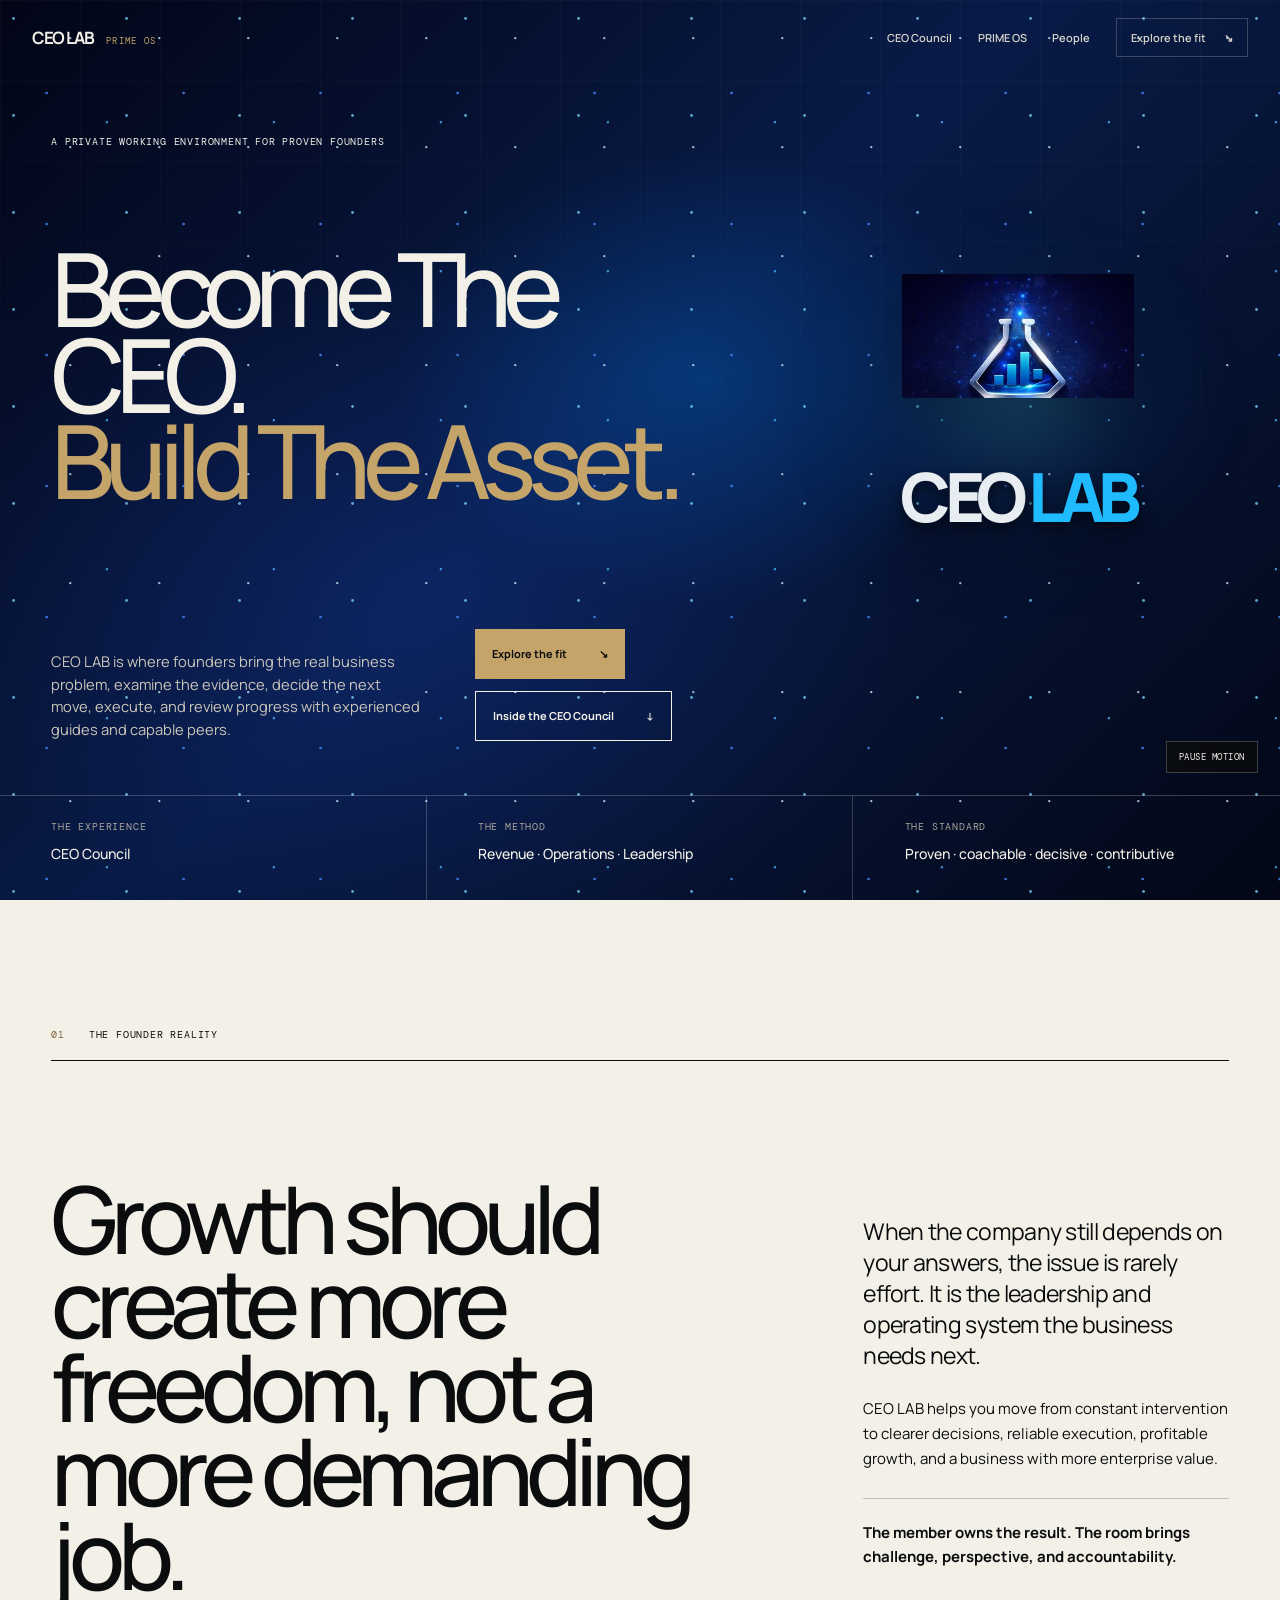
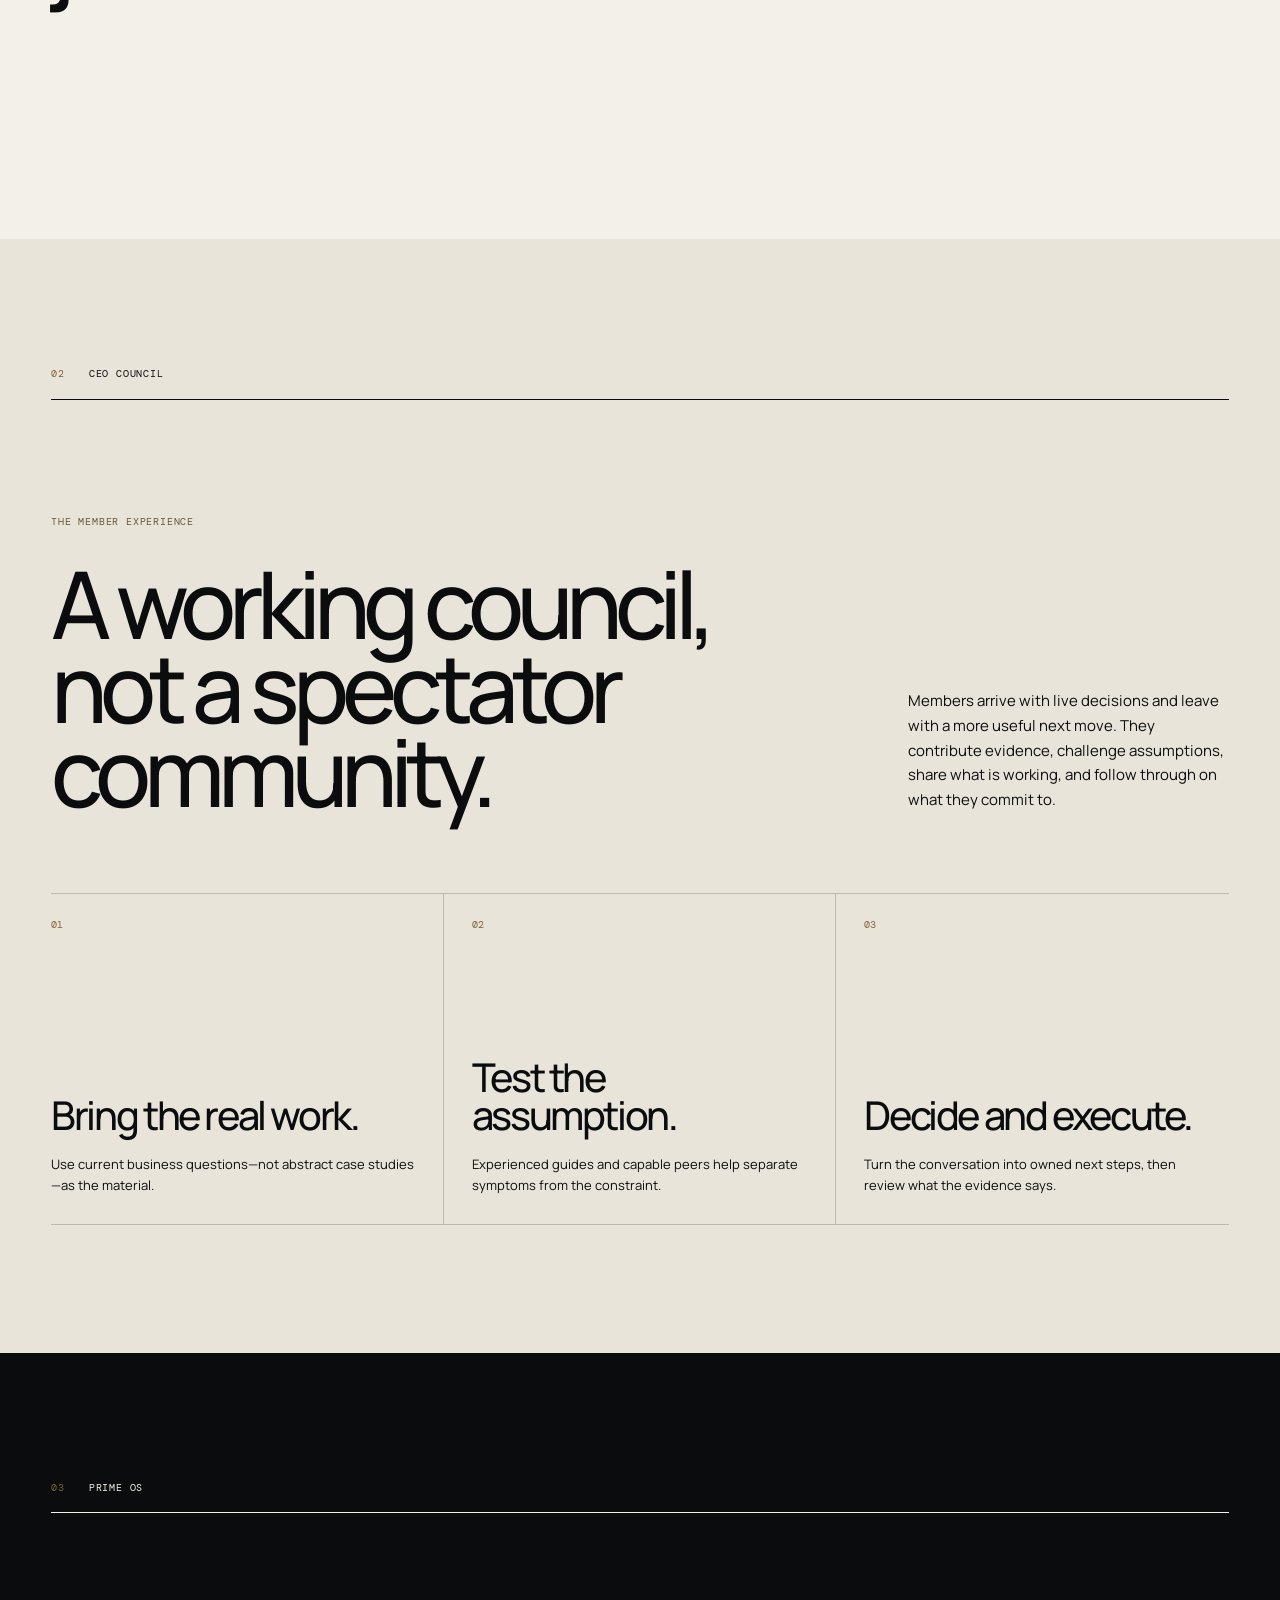
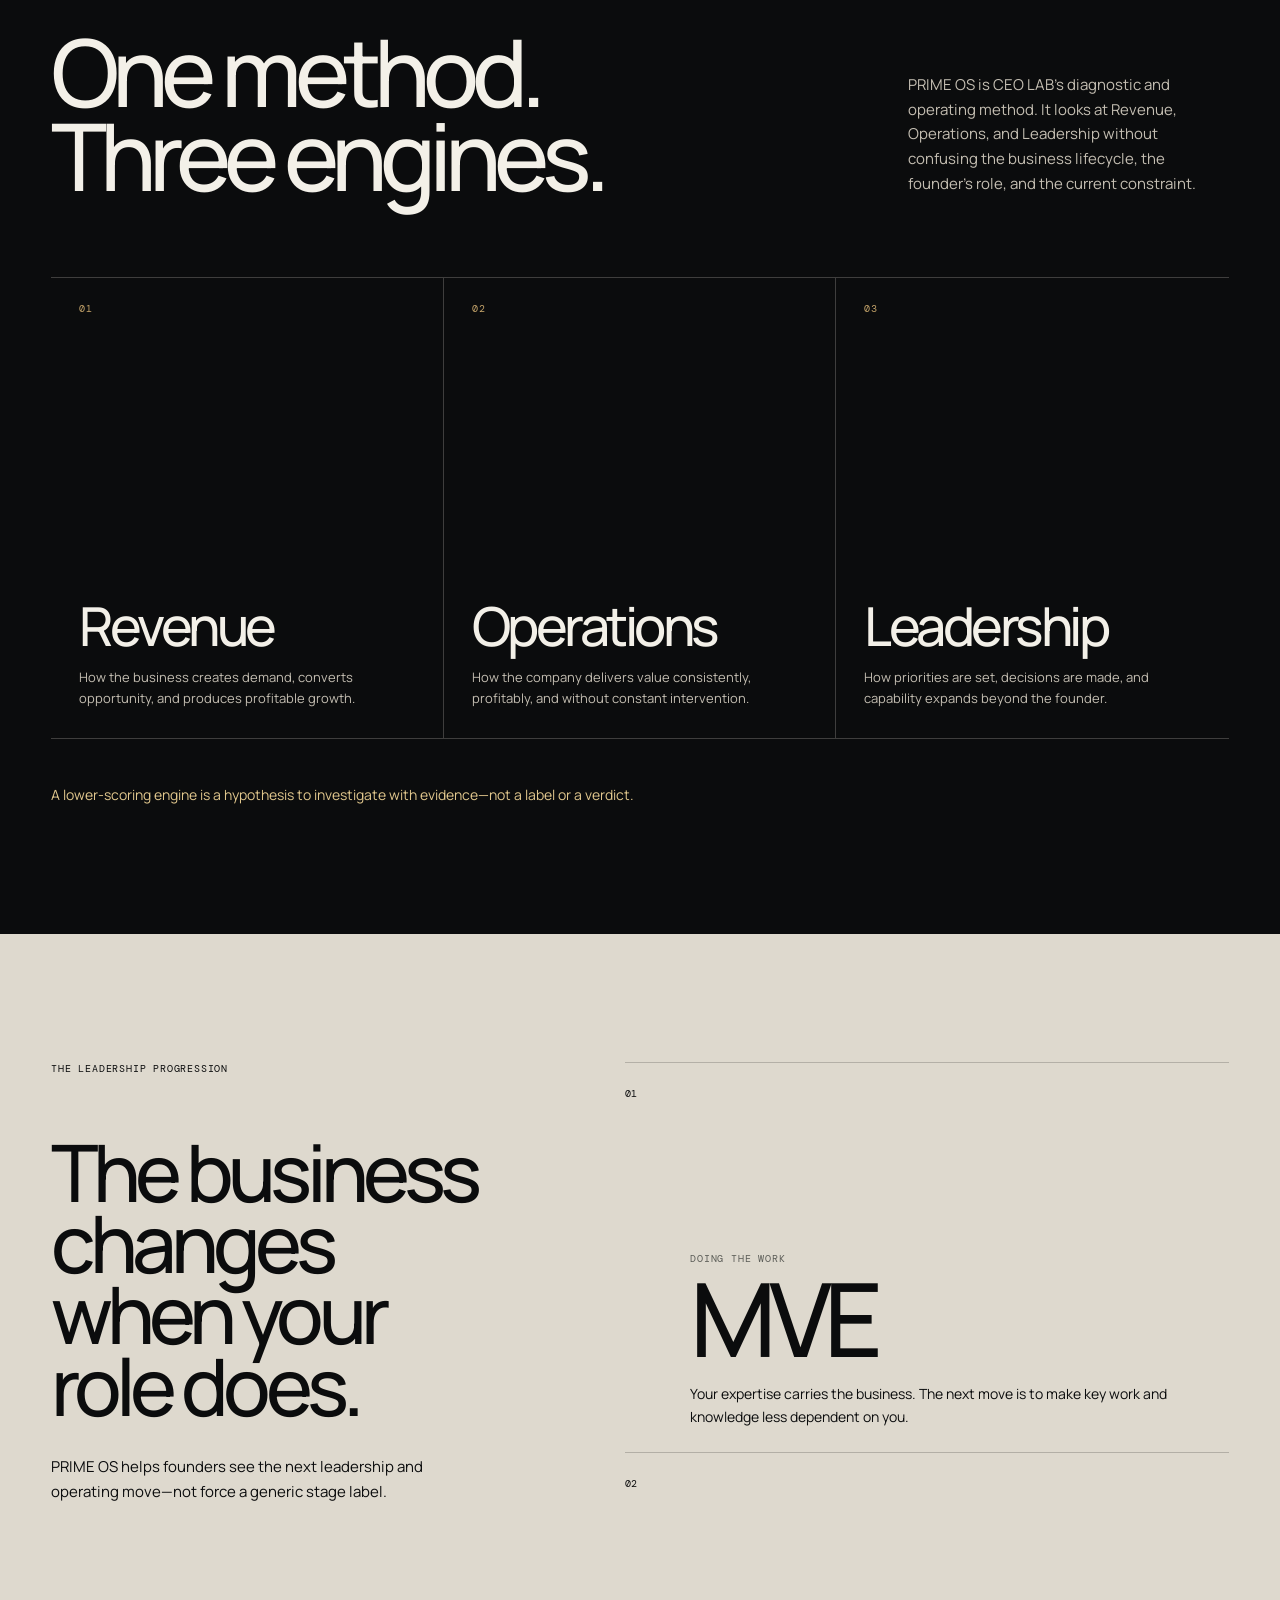
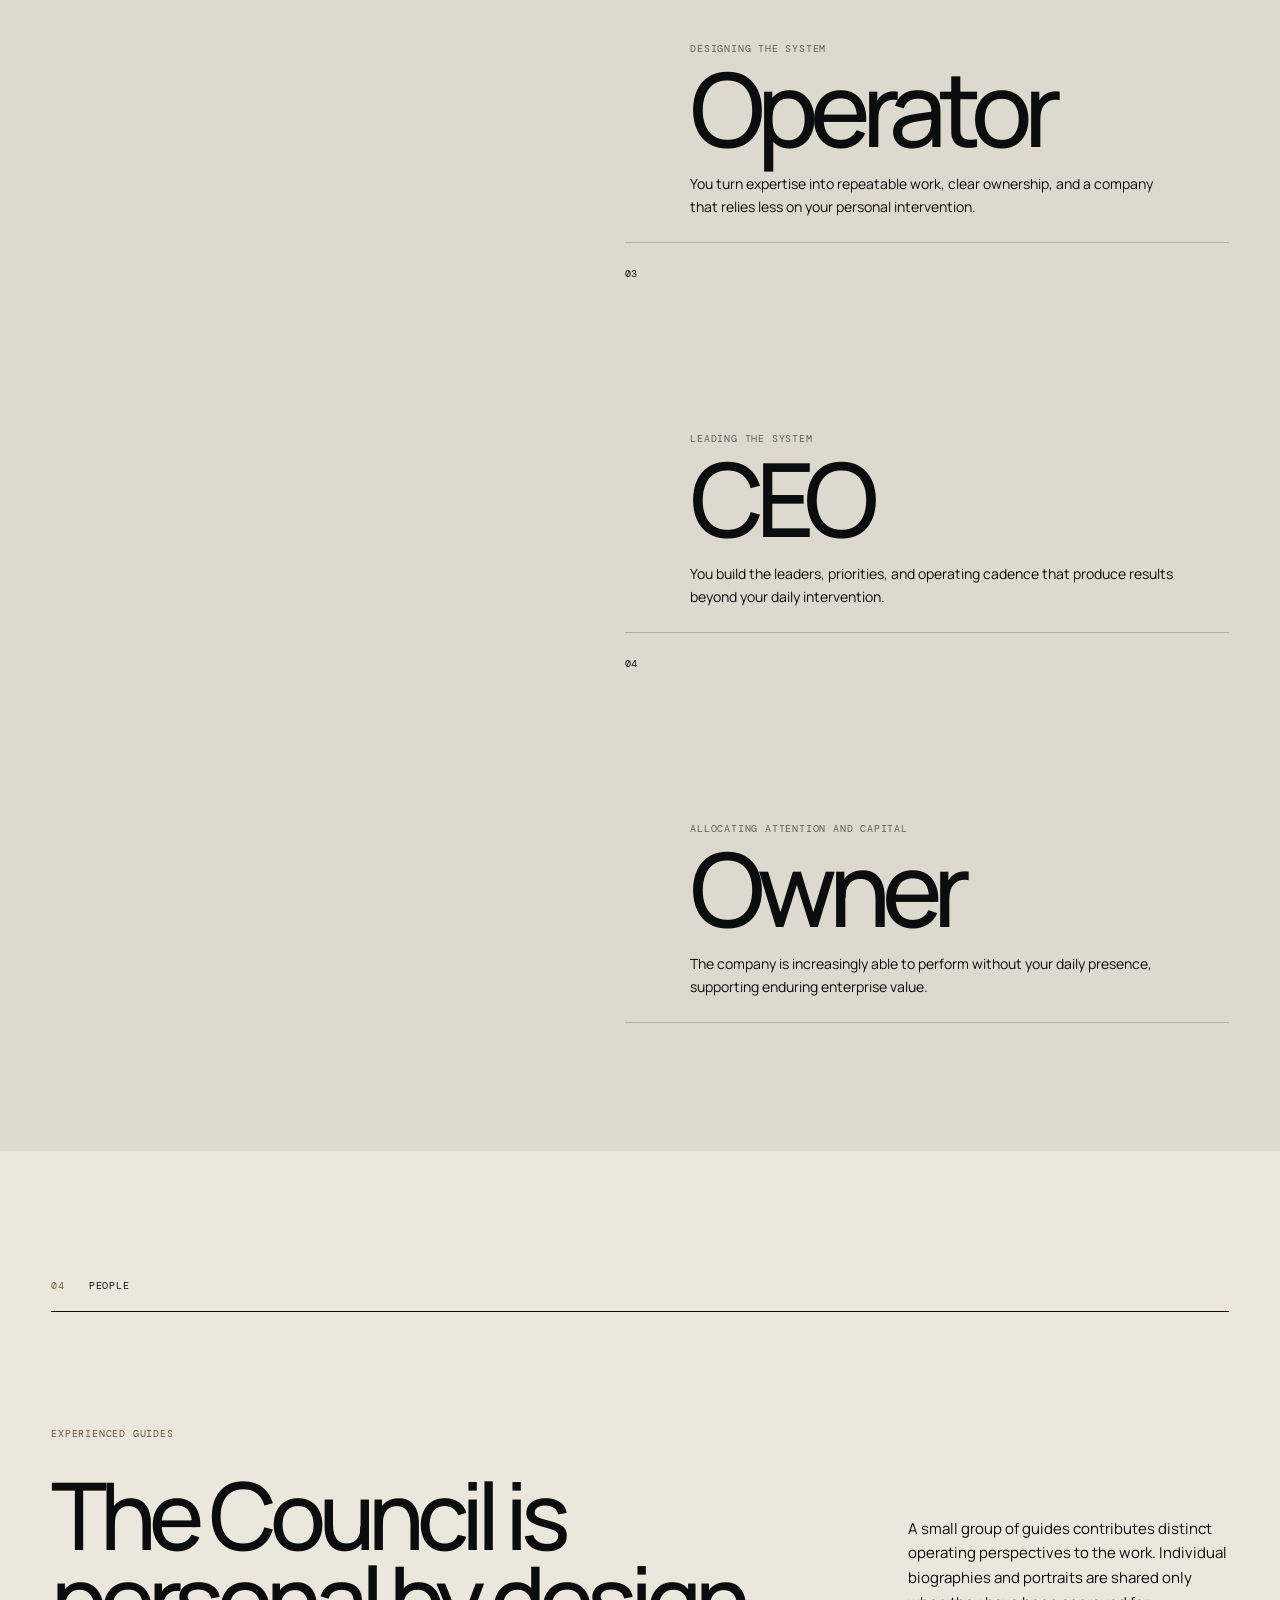
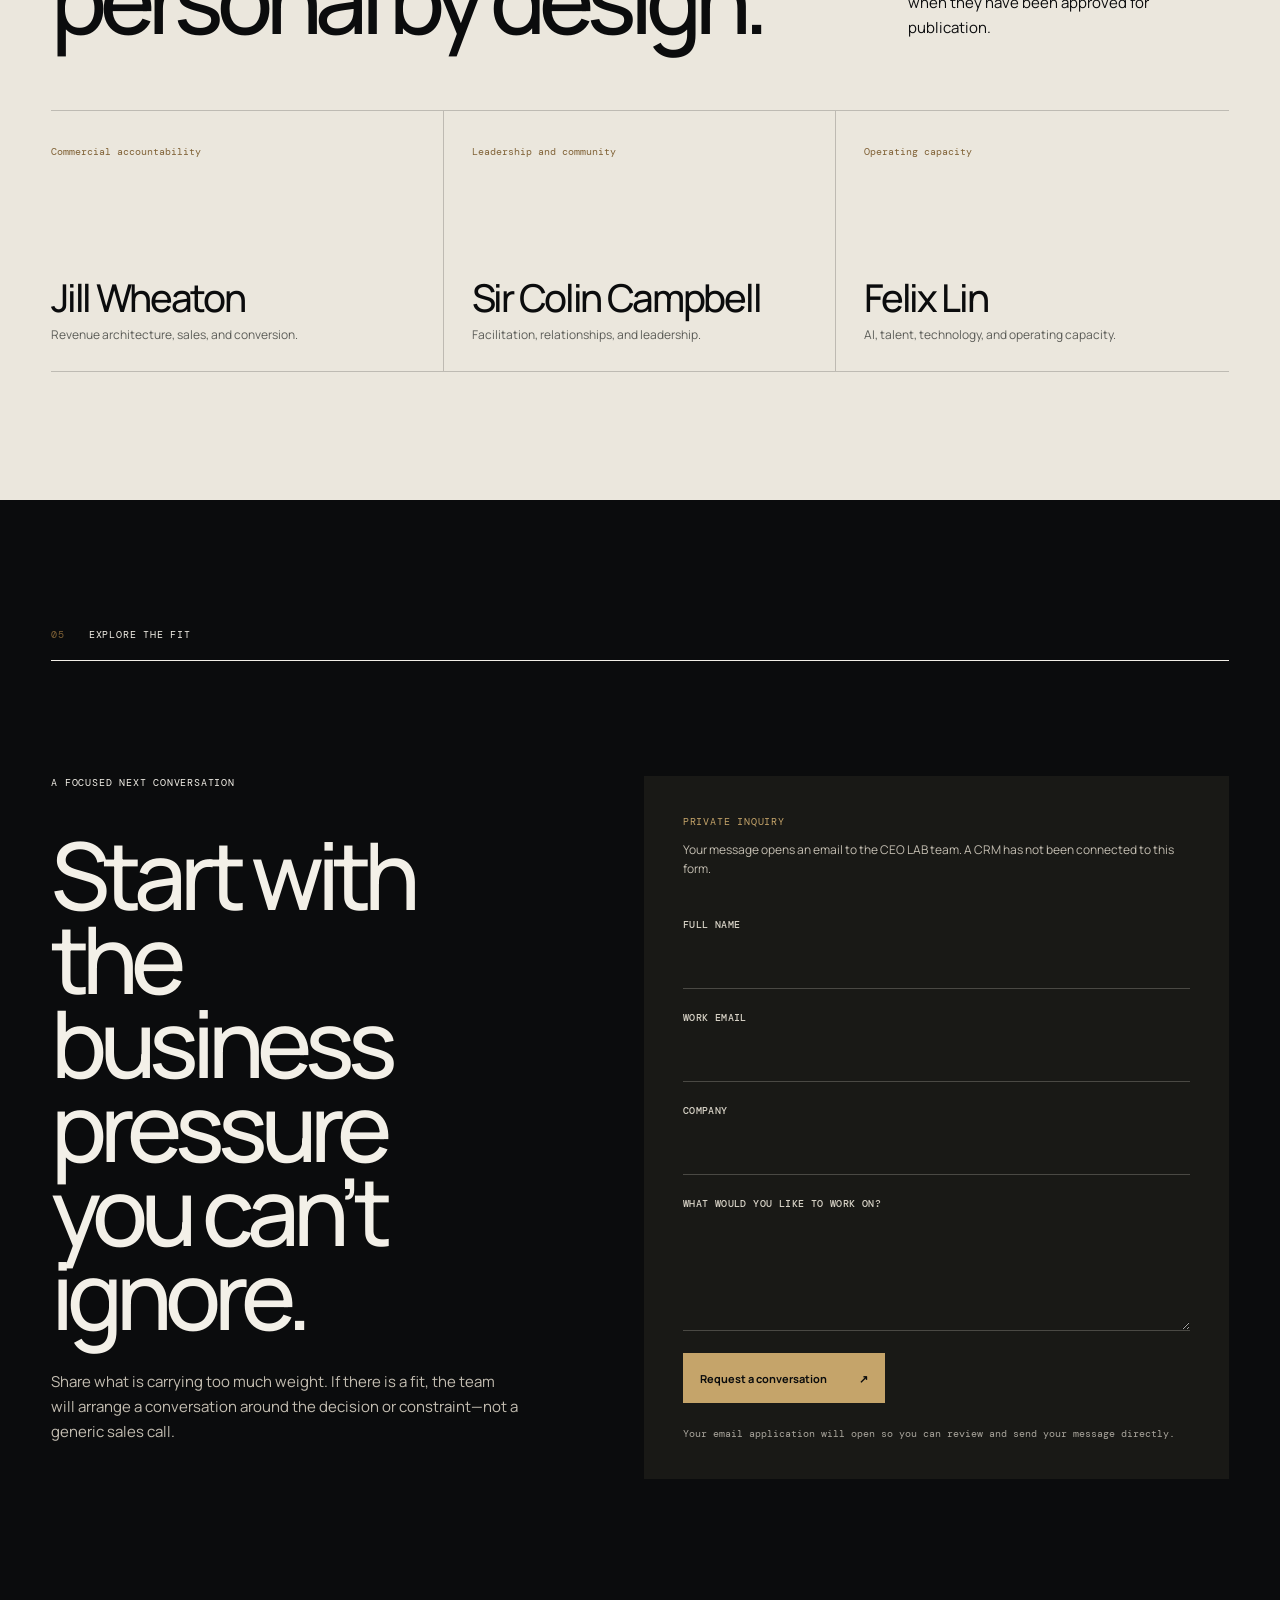
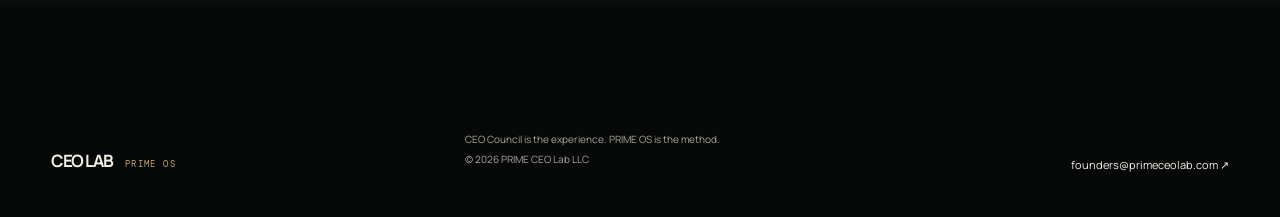
<file: index.html>
<!doctype html>
<html lang="en">
<head>
  <meta charset="UTF-8" />
  <meta name="viewport" content="width=device-width, initial-scale=1.0" />
  <meta name="theme-color" content="#0B0C0D" />
  <meta name="description" content="CEO LAB is a private working environment for proven founders building more valuable, less founder-dependent companies." />
  <meta property="og:title" content="CEO LAB | Become The CEO. Build The Asset." />
  <meta property="og:description" content="A private working environment for proven founders." />
  <meta property="og:type" content="website" />
  <title>CEO LAB | Become The CEO. Build The Asset.</title>
  <link rel="preconnect" href="https://fonts.googleapis.com" />
  <link rel="preconnect" href="https://fonts.gstatic.com" crossorigin />
  <link href="https://fonts.googleapis.com/css2?family=DM+Mono:wght@400;500&family=Manrope:wght@400;500;600;700&display=swap" rel="stylesheet" />
  <link rel="stylesheet" href="styles.css" />
</head>
<body>
  <a class="skip-link" href="#main">Skip to content</a>
  <header class="site-header" data-header>
    <a class="brand" href="#top" aria-label="CEO LAB home"><span class="brand-main">CEO LAB</span><span class="brand-method">PRIME OS</span></a>
    <button class="menu-button" type="button" aria-label="Open navigation" aria-expanded="false">Menu</button>
    <nav aria-label="Primary navigation">
      <a href="#council">CEO Council</a><a href="#method">PRIME OS</a><a href="#people">People</a>
      <a class="nav-cta" href="#apply">Explore the fit <span aria-hidden="true">↘</span></a>
    </nav>
  </header>

  <main id="main">
    <section class="hero" id="top">
      <div class="hero-grid" aria-hidden="true"></div>
      <div class="hero-copy">
        <p class="kicker reveal">A private working environment for proven founders</p>
        <h1 class="reveal">Become The CEO.<br /><em>Build The Asset.</em></h1>
        <div class="hero-bottom reveal">
          <p>CEO LAB is where founders bring the real business problem, examine the evidence, decide the next move, execute, and review progress with experienced guides and capable peers.</p>
          <div class="button-row"><a class="button button-gold" href="#apply">Explore the fit <span>↘</span></a><a class="button button-quiet" href="#council">Inside the CEO Council <span>↓</span></a></div>
        </div>
      </div>
      <div class="hero-mark logo-panel reveal" data-logo-motion>
        <div class="brand-composition" role="img" aria-label="CEO LAB logo: a silver flask with four blue growth bars above the CEO LAB wordmark">
          <div class="logo-orbit" aria-hidden="true"><img class="brand-logo rotating-emblem" src="assets/ceo-labs-brand-web.jpg" width="800" height="533" alt="" /></div>
          <div class="brand-wordmark" aria-hidden="true"><span>CEO</span> <b>LAB</b></div>
        </div>
        <button class="motion-toggle" type="button" aria-pressed="false">Pause motion</button>
      </div>
      <div class="hero-proof" aria-label="CEO LAB summary"><div><span>The experience</span><strong>CEO Council</strong></div><div><span>The method</span><strong>Revenue · Operations · Leadership</strong></div><div><span>The standard</span><strong>Proven · coachable · decisive · contributive</strong></div></div>
    </section>

    <section class="manifesto section-pad" id="why">
      <div class="section-index reveal"><span>01</span><span>The founder reality</span></div>
      <div class="manifesto-grid"><h2 class="display reveal">Growth should create more freedom, not a more demanding job.</h2><div class="manifesto-copy reveal"><p class="lead">When the company still depends on your answers, the issue is rarely effort. It is the leadership and operating system the business needs next.</p><p>CEO LAB helps you move from constant intervention to clearer decisions, reliable execution, profitable growth, and a business with more enterprise value.</p><p class="belief">The member owns the result. The room brings challenge, perspective, and accountability.</p></div></div>
    </section>

    <section class="council section-pad" id="council">
      <div class="section-index reveal"><span>02</span><span>CEO Council</span></div>
      <div class="council-intro"><div><p class="kicker reveal">The member experience</p><h2 class="display reveal">A working council, not a spectator community.</h2></div><p class="reveal">Members arrive with live decisions and leave with a more useful next move. They contribute evidence, challenge assumptions, share what is working, and follow through on what they commit to.</p></div>
      <div class="council-grid"><article class="reveal"><span>01</span><h3>Bring the real work.</h3><p>Use current business questions—not abstract case studies—as the material.</p></article><article class="reveal"><span>02</span><h3>Test the assumption.</h3><p>Experienced guides and capable peers help separate symptoms from the constraint.</p></article><article class="reveal"><span>03</span><h3>Decide and execute.</h3><p>Turn the conversation into owned next steps, then review what the evidence says.</p></article></div>
    </section>

    <section class="engines section-pad" id="method">
      <div class="section-index reveal"><span>03</span><span>PRIME OS</span></div>
      <div class="engine-intro"><h2 class="display reveal">One method.<br />Three engines.</h2><p class="reveal">PRIME OS is CEO LAB’s diagnostic and operating method. It looks at Revenue, Operations, and Leadership without confusing the business lifecycle, the founder’s role, and the current constraint.</p></div>
      <div class="engine-grid"><article class="engine-card reveal"><div class="engine-number">01</div><h3>Revenue</h3><p>How the business creates demand, converts opportunity, and produces profitable growth.</p></article><article class="engine-card reveal"><div class="engine-number">02</div><h3>Operations</h3><p>How the company delivers value consistently, profitably, and without constant intervention.</p></article><article class="engine-card reveal"><div class="engine-number">03</div><h3>Leadership</h3><p>How priorities are set, decisions are made, and capability expands beyond the founder.</p></article></div>
      <p class="method-note reveal">A lower-scoring engine is a hypothesis to investigate with evidence—not a label or a verdict.</p>
    </section>

    <section class="journey section-pad">
      <div class="journey-sticky reveal"><p class="kicker">The leadership progression</p><h2 class="display">The business changes when your role does.</h2><p>PRIME OS helps founders see the next leadership and operating move—not force a generic stage label.</p></div>
      <div class="journey-steps"><article class="journey-step reveal"><span>01</span><div><p class="stage-label">Doing the work</p><h3>MVE</h3><p>Your expertise carries the business. The next move is to make key work and knowledge less dependent on you.</p></div></article><article class="journey-step reveal"><span>02</span><div><p class="stage-label">Designing the system</p><h3>Operator</h3><p>You turn expertise into repeatable work, clear ownership, and a company that relies less on your personal intervention.</p></div></article><article class="journey-step reveal"><span>03</span><div><p class="stage-label">Leading the system</p><h3>CEO</h3><p>You build the leaders, priorities, and operating cadence that produce results beyond your daily intervention.</p></div></article><article class="journey-step reveal"><span>04</span><div><p class="stage-label">Allocating attention and capital</p><h3>Owner</h3><p>The company is increasingly able to perform without your daily presence, supporting enduring enterprise value.</p></div></article></div>
    </section>

    <section class="people section-pad" id="people">
      <div class="section-index reveal"><span>04</span><span>People</span></div>
      <div class="people-intro"><div><p class="kicker reveal">Experienced guides</p><h2 class="display reveal">The Council is personal by design.</h2></div><p class="reveal">A small group of guides contributes distinct operating perspectives to the work. Individual biographies and portraits are shared only when they have been approved for publication.</p></div>
      <div class="people-grid"><article class="person-card reveal"><p>Commercial accountability</p><h3>Jill Wheaton</h3><span>Revenue architecture, sales, and conversion.</span></article><article class="person-card reveal"><p>Leadership and community</p><h3>Sir Colin Campbell</h3><span>Facilitation, relationships, and leadership.</span></article><article class="person-card reveal"><p>Operating capacity</p><h3>Felix Lin</h3><span>AI, talent, technology, and operating capacity.</span></article></div>
    </section>

    <section class="application section-pad" id="apply">
      <div class="section-index reveal"><span>05</span><span>Explore the fit</span></div>
      <div class="application-grid"><div class="application-copy reveal"><p class="kicker">A focused next conversation</p><h2 class="display">Start with the business pressure you can’t ignore.</h2><p>Share what is carrying too much weight. If there is a fit, the team will arrange a conversation around the decision or constraint—not a generic sales call.</p></div>
      <form class="application-form reveal" id="application-form"><div class="form-heading"><p class="kicker">Private inquiry</p><p>Your message opens an email to the CEO LAB team. A CRM has not been connected to this form.</p></div><label>Full name<input name="name" autocomplete="name" required /></label><label>Work email<input type="email" name="email" autocomplete="email" required /></label><label>Company<input name="company" autocomplete="organization" required /></label><label>What would you like to work on?<textarea name="challenge" rows="4" required></textarea></label><button class="button button-gold" type="submit">Request a conversation <span>↗</span></button><p class="form-note">Your email application will open so you can review and send your message directly.</p></form></div>
    </section>
  </main>
  <footer><a class="brand" href="#top" aria-label="Back to top"><span class="brand-main">CEO LAB</span><span class="brand-method">PRIME OS</span></a><div><p>CEO Council is the experience. PRIME OS is the method.</p><p>© 2026 PRIME CEO Lab LLC</p></div><a href="mailto:founders@primeceolab.com">founders@primeceolab.com ↗</a></footer>
  <script src="script.js"></script>
</body>
</html>
</file>
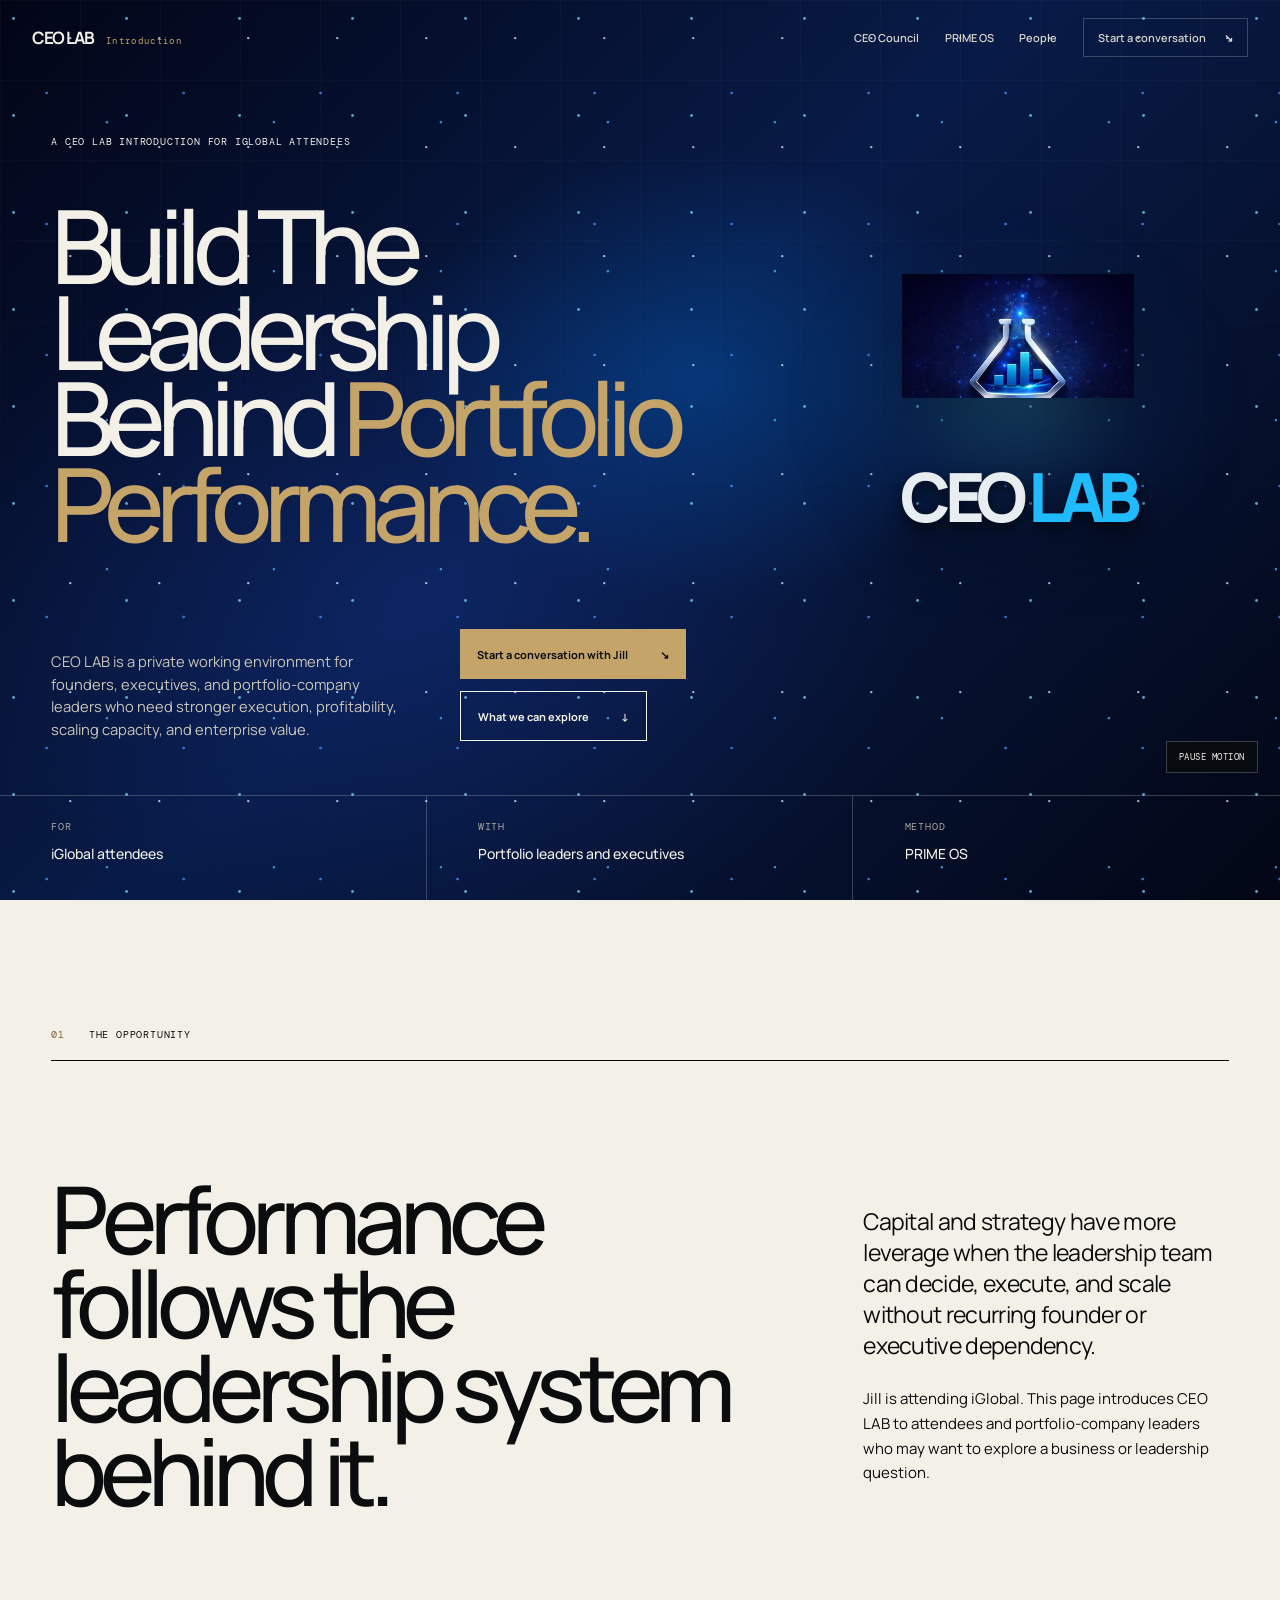
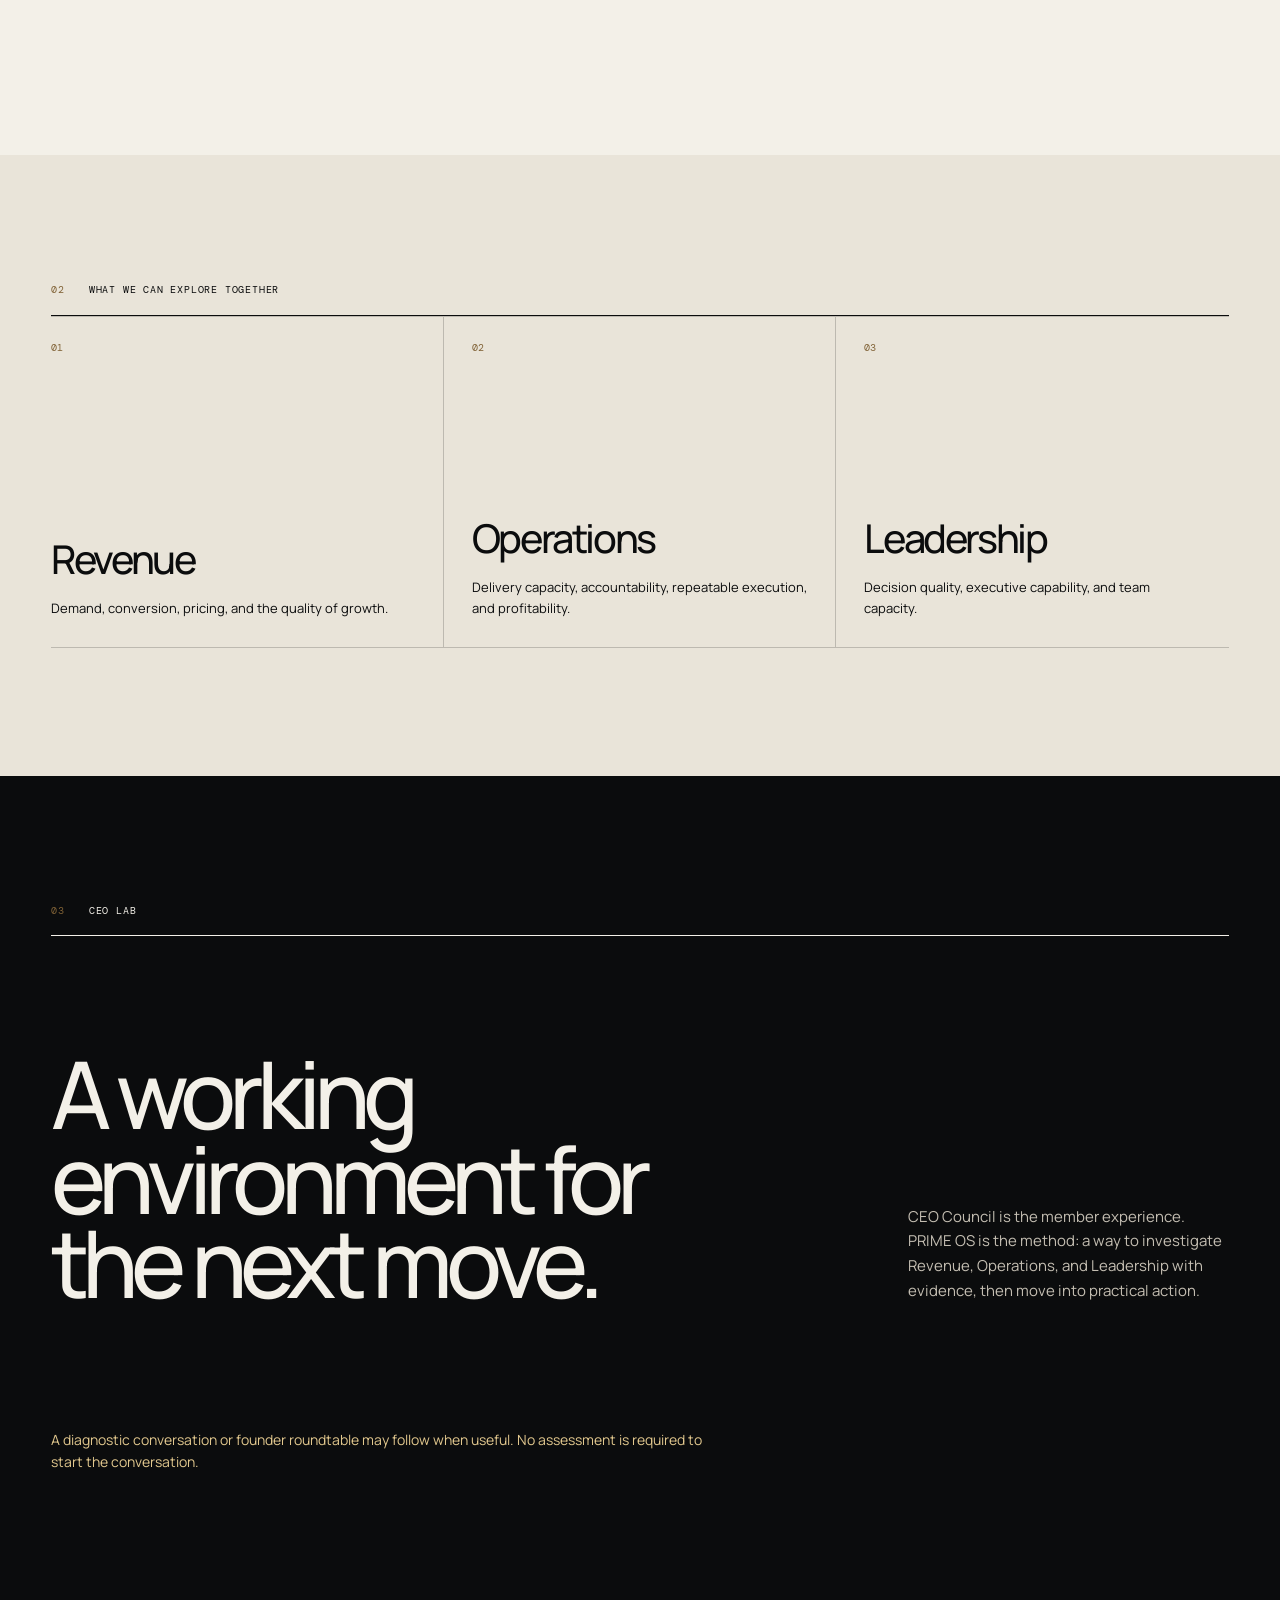
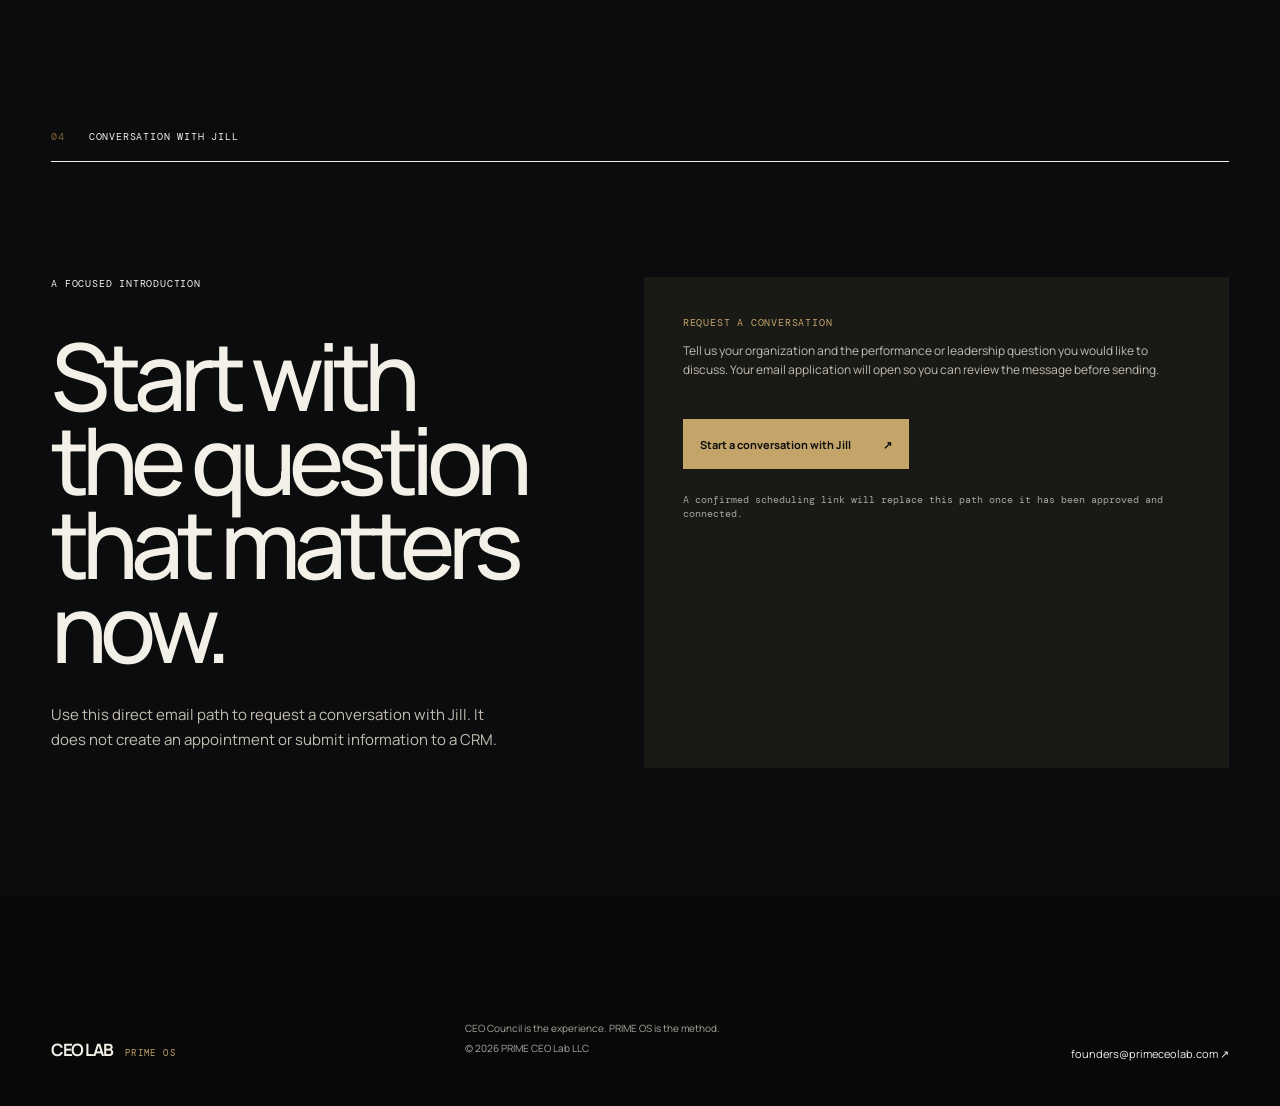
<file: iglobal/index.html>
<!doctype html>
<html lang="en">
<head>
  <meta charset="UTF-8" />
  <meta name="viewport" content="width=device-width, initial-scale=1.0" />
  <meta name="theme-color" content="#0B0C0D" />
  <meta name="description" content="A CEO LAB introduction for iGlobal attendees and portfolio-company leaders." />
  <meta property="og:title" content="CEO LAB | For iGlobal Attendees" />
  <meta property="og:description" content="Build the leadership behind portfolio performance." />
  <meta property="og:type" content="website" />
  <title>CEO LAB | For iGlobal Attendees</title>
  <link rel="preconnect" href="https://fonts.googleapis.com" />
  <link rel="preconnect" href="https://fonts.gstatic.com" crossorigin />
  <link href="https://fonts.googleapis.com/css2?family=DM+Mono:wght@400;500&family=Manrope:wght@400;500;600;700&display=swap" rel="stylesheet" />
  <link rel="stylesheet" href="../styles.css" />
</head>
<body>
  <a class="skip-link" href="#main">Skip to content</a>
  <header class="site-header" data-header>
    <a class="brand" href="../" aria-label="CEO LAB home"><span class="brand-main">CEO LAB</span><span class="brand-method">Introduction</span></a>
    <button class="menu-button" type="button" aria-label="Open navigation" aria-expanded="false">Menu</button>
    <nav aria-label="Primary navigation"><a href="../#council">CEO Council</a><a href="../#method">PRIME OS</a><a href="../#people">People</a><a class="nav-cta" href="#conversation">Start a conversation <span aria-hidden="true">↘</span></a></nav>
  </header>
  <main id="main">
    <section class="hero">
      <div class="hero-grid" aria-hidden="true"></div>
      <div class="hero-copy"><p class="kicker reveal">A CEO LAB introduction for iGlobal attendees</p><h1 class="reveal">Build The Leadership Behind <em>Portfolio Performance.</em></h1><div class="hero-bottom reveal"><p>CEO LAB is a private working environment for founders, executives, and portfolio-company leaders who need stronger execution, profitability, scaling capacity, and enterprise value.</p><div class="button-row"><a class="button button-gold" href="#conversation">Start a conversation with Jill <span>↘</span></a><a class="button button-quiet" href="#explore">What we can explore <span>↓</span></a></div></div></div>
      <div class="hero-mark logo-panel reveal" data-logo-motion><div class="brand-composition" role="img" aria-label="CEO LAB logo: a silver flask with four blue growth bars above the CEO LAB wordmark"><div class="logo-orbit" aria-hidden="true"><img class="brand-logo rotating-emblem" src="../assets/ceo-labs-brand-web.jpg" width="800" height="533" alt="" /></div><div class="brand-wordmark" aria-hidden="true"><span>CEO</span> <b>LAB</b></div></div><button class="motion-toggle" type="button" aria-pressed="false">Pause motion</button></div>
      <div class="hero-proof"><div><span>For</span><strong>iGlobal attendees</strong></div><div><span>With</span><strong>Portfolio leaders and executives</strong></div><div><span>Method</span><strong>PRIME OS</strong></div></div>
    </section>
    <section class="manifesto section-pad" id="explore"><div class="section-index reveal"><span>01</span><span>The opportunity</span></div><div class="manifesto-grid"><h2 class="display reveal">Performance follows the leadership system behind it.</h2><div class="manifesto-copy reveal"><p class="lead">Capital and strategy have more leverage when the leadership team can decide, execute, and scale without recurring founder or executive dependency.</p><p>Jill is attending iGlobal. This page introduces CEO LAB to attendees and portfolio-company leaders who may want to explore a business or leadership question.</p></div></div></section>
    <section class="council section-pad"><div class="section-index reveal"><span>02</span><span>What we can explore together</span></div><div class="council-grid"><article class="reveal"><span>01</span><h3>Revenue</h3><p>Demand, conversion, pricing, and the quality of growth.</p></article><article class="reveal"><span>02</span><h3>Operations</h3><p>Delivery capacity, accountability, repeatable execution, and profitability.</p></article><article class="reveal"><span>03</span><h3>Leadership</h3><p>Decision quality, executive capability, and team capacity.</p></article></div></section>
    <section class="engines section-pad"><div class="section-index reveal"><span>03</span><span>CEO LAB</span></div><div class="engine-intro"><h2 class="display reveal">A working environment for the next move.</h2><p class="reveal">CEO Council is the member experience. PRIME OS is the method: a way to investigate Revenue, Operations, and Leadership with evidence, then move into practical action.</p></div><p class="method-note reveal">A diagnostic conversation or founder roundtable may follow when useful. No assessment is required to start the conversation.</p></section>
    <section class="application section-pad" id="conversation"><div class="section-index reveal"><span>04</span><span>Conversation with Jill</span></div><div class="application-grid"><div class="application-copy reveal"><p class="kicker">A focused introduction</p><h2 class="display">Start with the question that matters now.</h2><p>Use this direct email path to request a conversation with Jill. It does not create an appointment or submit information to a CRM.</p></div><div class="application-form reveal"><div class="form-heading"><p class="kicker">Request a conversation</p><p>Tell us your organization and the performance or leadership question you would like to discuss. Your email application will open so you can review the message before sending.</p></div><a class="button button-gold" href="mailto:founders@primeceolab.com?subject=iGlobal%20conversation%20with%20Jill">Start a conversation with Jill <span>↗</span></a><p class="form-note">A confirmed scheduling link will replace this path once it has been approved and connected.</p></div></div></section>
  </main>
  <footer><a class="brand" href="../" aria-label="CEO LAB home"><span class="brand-main">CEO LAB</span><span class="brand-method">PRIME OS</span></a><div><p>CEO Council is the experience. PRIME OS is the method.</p><p>© 2026 PRIME CEO Lab LLC</p></div><a href="mailto:founders@primeceolab.com">founders@primeceolab.com ↗</a></footer>
  <script src="../script.js"></script>
</body>
</html>
</file>
<file: styles.css>
:root{--ink:#0B0C0D;--ink-soft:#171715;--paper:#F3F0E8;--paper-deep:#DED9CE;--gold:#C5A46A;--gold-light:#E2C88E;--muted:#AAA69D;--line-dark:rgba(11,12,13,.2);--line-light:rgba(243,240,232,.22);--mono:"DM Mono",monospace;--sans:"Manrope",Arial,sans-serif}*{box-sizing:border-box}html{scroll-behavior:smooth}body{margin:0;background:var(--paper);color:var(--ink);font-family:var(--sans);overflow-x:hidden}a{color:inherit}button,input,textarea{font:inherit}.skip-link{position:fixed;z-index:100;top:-100px;left:16px;padding:12px 16px;background:var(--gold);color:var(--ink)}.skip-link:focus{top:16px}
.site-header{position:fixed;z-index:50;inset:0 0 auto;height:76px;padding:0 clamp(20px,2.5vw,44px);display:flex;align-items:center;justify-content:space-between;color:var(--paper);border-bottom:1px solid transparent;transition:.3s}.site-header.scrolled,.site-header.menu-open{background:rgba(11,12,13,.94);backdrop-filter:blur(14px);border-color:var(--line-light)}.brand{display:flex;align-items:baseline;gap:12px;text-decoration:none}.brand-main{font-size:17px;font-weight:700;letter-spacing:-.06em}.brand-method{color:var(--gold);font:400 9px var(--mono);letter-spacing:.15em}.site-header nav{height:100%;display:flex;align-items:center;gap:clamp(18px,2vw,36px)}.site-header nav a{color:#d8d4ca;text-decoration:none;font-size:11px;font-weight:600}.site-header nav a:hover{color:var(--gold-light)}.nav-cta{display:flex;gap:18px;align-items:center;padding:11px 14px;border:1px solid var(--line-light)}.menu-button{display:none;color:inherit;background:none;border:0;font-size:12px}
.hero{min-height:100svh;position:relative;display:grid;grid-template-columns:1.18fr .82fr;grid-template-rows:1fr auto;overflow:hidden;background:var(--ink);color:var(--paper)}.hero-grid{position:absolute;inset:0;opacity:.12;pointer-events:none;background-image:linear-gradient(var(--line-light) 1px,transparent 1px),linear-gradient(90deg,var(--line-light) 1px,transparent 1px);background-size:6.25vw 6.25vw;mask-image:linear-gradient(to bottom,black,transparent 87%)}.hero-copy{position:relative;z-index:2;min-height:calc(100svh - 105px);padding:clamp(125px,15vh,180px) 4vw 6vh;display:flex;flex-direction:column;justify-content:space-between}.kicker,.section-index,.engine-number,.stage-label,.hero-proof span,.form-note{font:400 10px/1.35 var(--mono);letter-spacing:.08em;text-transform:uppercase}.kicker{margin:0}.hero h1{max-width:1030px;margin:40px 0 70px;font-size:clamp(62px,8vw,150px);font-weight:500;line-height:.84;letter-spacing:-.085em}.hero h1 em{color:var(--gold);font-style:normal}.hero-bottom{display:grid;grid-template-columns:minmax(260px,475px) auto;align-items:end;gap:4vw}.hero-bottom>p{margin:0;color:#cbc6ba;font-size:clamp(14px,1.15vw,18px);line-height:1.55}.button-row{display:flex;flex-wrap:wrap;gap:12px}.button{border:0;cursor:pointer;min-height:50px;display:inline-flex;align-items:center;justify-content:space-between;gap:32px;padding:0 17px;text-decoration:none;font-size:11px;font-weight:700;transition:.2s}.button:hover{transform:translateY(-2px)}.button-gold{background:var(--gold);color:var(--ink)}.button-gold:hover{background:var(--gold-light)}.button-quiet{border:1px solid currentColor;background:transparent;color:inherit}.button-quiet:hover{color:var(--gold-light)}
.hero-mark{position:relative;z-index:1;min-height:calc(100svh - 105px);display:flex;align-items:center;justify-content:center;overflow:hidden;border-left:1px solid var(--line-light);background:radial-gradient(circle at 48% 43%,rgba(197,164,106,.26),transparent 23%),linear-gradient(145deg,#1a1915,#080909 72%)}.mark-stage{width:min(38vw,510px);aspect-ratio:1;display:grid;place-items:center;animation:mark-turn 12s ease-in-out infinite}.flask-mark{position:relative;width:48%;height:66%;border:3px solid var(--gold-light);border-top:0;border-radius:8% 8% 28% 28%;box-shadow:inset 0 -80px 70px rgba(197,164,106,.13),0 0 55px rgba(197,164,106,.18)}.flask-mark:before{content:"";position:absolute;left:26%;top:-21%;width:48%;height:24%;border:3px solid var(--gold-light);border-bottom:0}.flask-mark:after{content:"";position:absolute;left:-12%;right:-12%;top:17%;height:3px;background:var(--gold-light);box-shadow:0 55px 0 rgba(226,200,142,.45)}.flask-mark i{position:absolute;bottom:19%;width:12%;background:var(--gold);display:block}.flask-mark i:nth-child(1){height:25%;left:22%}.flask-mark i:nth-child(2){height:43%;left:44%}.flask-mark i:nth-child(3){height:63%;left:66%}.flask-mark b{position:absolute;width:10px;height:10px;border-radius:50%;background:var(--gold-light);left:23%;top:39%;box-shadow:76px 47px 0 var(--gold)}.motion-toggle{position:absolute;right:22px;bottom:22px;padding:9px 12px;border:1px solid var(--line-light);background:rgba(11,12,13,.75);color:var(--paper);font:400 9px var(--mono);letter-spacing:.06em;text-transform:uppercase}.motion-toggle:hover{border-color:var(--gold);color:var(--gold-light)}.mark-caption{position:absolute;left:9%;bottom:8%;margin:0;font-size:clamp(36px,5vw,72px);font-weight:600;line-height:.8;letter-spacing:-.08em}.mark-caption span{display:block;margin-top:17px;color:var(--gold);font:400 9px var(--mono);letter-spacing:.12em}.mark-stage.paused{animation-play-state:paused}.hero-proof{position:relative;z-index:3;grid-column:1/-1;min-height:105px;display:grid;grid-template-columns:repeat(3,1fr);border-top:1px solid var(--line-light)}.hero-proof>div{padding:24px 4vw;display:flex;flex-direction:column;gap:10px;border-right:1px solid var(--line-light)}.hero-proof>div:last-child{border:0}.hero-proof span{color:var(--muted)}.hero-proof strong{font-size:14px;font-weight:500}
.section-pad{padding:clamp(86px,10vw,170px) clamp(20px,4vw,70px)}.section-index{display:flex;gap:24px;padding-bottom:18px;border-bottom:1px solid currentColor;opacity:.75}.section-index span:first-child{color:#806236}.display{margin:0;font-size:clamp(50px,7.3vw,122px);font-weight:500;line-height:.9;letter-spacing:-.075em}.manifesto-grid{padding:clamp(70px,9vw,145px) 0;display:grid;grid-template-columns:1.32fr .68fr;gap:8vw;align-items:end}.manifesto-copy{max-width:470px}.manifesto-copy p{margin:0 0 26px;font-size:15px;line-height:1.65}.manifesto-copy .lead{font-size:clamp(20px,1.8vw,29px);line-height:1.35;letter-spacing:-.03em}.manifesto-copy .belief{padding:22px 0 0;border-top:1px solid var(--line-dark);font-weight:700}
.council{background:#e9e4d9}.council-intro{padding:clamp(70px,9vw,145px) 0 80px;display:grid;grid-template-columns:1.25fr .55fr;gap:10vw;align-items:end}.council-intro .kicker{margin-bottom:32px;color:#695739}.council-intro>p{margin:0;max-width:460px;font-size:15px;line-height:1.65}.council-grid,.engine-grid,.people-grid{display:grid;grid-template-columns:repeat(3,1fr);border-top:1px solid var(--line-dark);border-bottom:1px solid var(--line-dark)}.council-grid article{min-height:330px;padding:24px 28px 28px 0;display:flex;flex-direction:column;border-right:1px solid var(--line-dark)}.council-grid article+article{padding-left:28px}.council-grid article:last-child{border:0}.council-grid span,.person-card>p{color:#806236;font:400 10px var(--mono)}.council-grid h3{max-width:350px;margin:auto 0 20px;font-size:clamp(30px,3.1vw,52px);font-weight:500;line-height:.96;letter-spacing:-.06em}.council-grid p{max-width:370px;margin:0;font-size:13px;line-height:1.6}
.engines{background:var(--ink);color:var(--paper)}.engine-intro{padding:clamp(70px,9vw,145px) 0 80px;display:grid;grid-template-columns:1.25fr .55fr;gap:10vw;align-items:end}.engine-intro p{margin:0;max-width:450px;color:#c4beb2;font-size:15px;line-height:1.65}.engine-grid{border-color:var(--line-light)}.engine-card{min-height:460px;padding:24px 28px 30px;display:flex;flex-direction:column;border-right:1px solid var(--line-light)}.engine-card:last-child{border:0}.engine-number{color:var(--gold)}.engine-card h3{margin:auto 0 16px;font-size:clamp(40px,4.2vw,70px);font-weight:500;line-height:.95;letter-spacing:-.065em}.engine-card p{max-width:360px;margin:0;color:#c4beb2;font-size:13px;line-height:1.55}.method-note{max-width:680px;margin:45px 0 0;color:var(--gold-light);font-size:14px;line-height:1.6}
.journey{display:grid;grid-template-columns:.85fr 1.15fr;gap:10vw;background:var(--paper-deep)}.journey-sticky{align-self:start;position:sticky;top:118px}.journey-sticky h2{margin:60px 0 34px;font-size:clamp(48px,6.2vw,100px)}.journey-sticky>p:last-child{max-width:390px;font-size:15px;line-height:1.65}.journey-steps{border-top:1px solid var(--line-dark)}.journey-step{min-height:390px;padding:24px 0;display:grid;grid-template-columns:65px 1fr;align-items:end;border-bottom:1px solid var(--line-dark)}.journey-step>span{align-self:start;font:400 10px var(--mono)}.journey-step h3{margin:12px 0 22px;font-size:clamp(64px,8vw,130px);font-weight:500;line-height:.8;letter-spacing:-.08em}.journey-step p:last-child{max-width:485px;margin:0;font-size:14px;line-height:1.65}.stage-label{margin:0;color:#5c5d58}
.people{background:#ebe7dd}.people-intro{padding:clamp(70px,9vw,135px) 0 70px;display:grid;grid-template-columns:1.25fr .55fr;gap:10vw;align-items:end}.people-intro .kicker{margin-bottom:32px;color:#695739}.people-intro>p:last-child{max-width:450px;margin:0;font-size:15px;line-height:1.65}.person-card{min-height:260px;padding:24px 28px 28px 0;display:flex;flex-direction:column;border-right:1px solid var(--line-dark)}.person-card+article{padding-left:28px}.person-card:last-child{border:0}.person-card h3{margin:auto 0 10px;font-size:clamp(29px,3vw,48px);font-weight:500;line-height:.95;letter-spacing:-.06em}.person-card span{font-size:12px;color:#5c5d58}.iglobal-callout{background:var(--gold);color:var(--ink);min-height:620px;display:flex;flex-direction:column;justify-content:space-between}.iglobal-callout h2{max-width:1250px;margin:10vh 0}.final-row{display:flex;align-items:end;justify-content:space-between;gap:30px}.final-row p{max-width:500px;margin:0;font-size:15px;line-height:1.6}.iglobal-callout .button-gold{background:var(--ink);color:var(--paper)}.iglobal-callout .button-gold:hover{background:#2b2925}
.application{background:var(--ink);color:var(--paper)}.application-grid{padding-top:clamp(70px,9vw,145px);display:grid;grid-template-columns:.9fr 1.1fr;gap:9vw}.application-copy h2{margin:42px 0 34px}.application-copy>p:not(.kicker){max-width:470px;color:#c4beb2;font-size:15px;line-height:1.65}.application-form{padding:clamp(25px,3vw,48px);background:#191916}.form-heading{margin-bottom:40px}.form-heading .kicker{margin-bottom:13px;color:var(--gold)}.form-heading p:last-child{margin:0;color:#c4beb2;font-size:12px;line-height:1.55}.application-form label{display:block;margin-bottom:22px;color:#d7d2c6;font:500 10px var(--mono);text-transform:uppercase;letter-spacing:.04em}.application-form input,.application-form textarea{width:100%;margin-top:10px;padding:13px 0;display:block;border:0;border-bottom:1px solid var(--line-light);border-radius:0;outline:0;background:transparent;color:var(--paper);font:500 15px var(--sans);text-transform:none;letter-spacing:0}.application-form textarea{resize:vertical;min-height:98px}.application-form input:focus,.application-form textarea:focus{border-color:var(--gold)}.form-note{max-width:500px;margin:24px 0 0;color:#aaa69d;text-transform:none;letter-spacing:0}footer{min-height:210px;padding:45px clamp(20px,4vw,70px);display:grid;grid-template-columns:.8fr 1.2fr auto;align-items:end;gap:30px;background:#070808;color:var(--paper)}footer p{margin:6px 0;color:var(--muted);font-size:10px}footer>a:last-child{font-size:11px;text-decoration:none}.reveal{opacity:0;transform:translateY(22px);transition:opacity .75s ease,transform .75s cubic-bezier(.2,.7,.2,1)}.reveal.visible{opacity:1;transform:translateY(0)}@keyframes mark-turn{0%,100%{transform:rotateY(0deg)}45%{transform:rotateY(20deg) rotateZ(-2deg)}70%{transform:rotateY(-16deg) rotateZ(2deg)}}
@media(max-width:980px){.site-header nav{display:none;position:absolute;inset:76px 0 auto;height:auto;padding:28px;flex-direction:column;align-items:flex-start;gap:24px;background:var(--ink);border-top:1px solid var(--line-light)}.site-header nav.open{display:flex}.menu-button{display:block}.hero{grid-template-columns:1fr}.hero-copy,.hero-mark{min-height:auto}.hero-copy{padding-top:130px}.hero-mark{min-height:630px;border-top:1px solid var(--line-light);border-left:0}.mark-stage{width:min(70vw,510px)}.hero-proof{grid-column:auto}.manifesto-grid,.council-intro,.engine-intro,.journey,.people-intro,.application-grid{grid-template-columns:1fr}.council-grid,.engine-grid,.people-grid{grid-template-columns:1fr}.council-grid article,.council-grid article+article,.engine-card,.person-card,.person-card+article{min-height:260px;padding:24px 0;border-right:0;border-bottom:1px solid var(--line-dark)}.engine-card{border-color:var(--line-light)}.council-grid article:last-child,.engine-card:last-child,.person-card:last-child{border-bottom:0}.journey-sticky{position:static}.application-grid{gap:70px}}
@media(max-width:680px){.site-header{height:64px}.site-header nav{top:64px}.hero-copy{padding:105px 20px 55px}.hero h1{margin-top:70px;font-size:clamp(58px,18vw,92px)}.hero-bottom{grid-template-columns:1fr;gap:35px}.hero-mark{min-height:470px}.mark-caption{font-size:52px}.hero-proof{grid-template-columns:1fr}.hero-proof>div{border-right:0;border-bottom:1px solid var(--line-light)}.section-pad{padding:85px 20px}.display{font-size:clamp(48px,15vw,78px)}.manifesto-grid{padding:75px 0}.council-intro,.engine-intro,.people-intro{padding:70px 0 55px}.journey{gap:70px}.journey-step{min-height:330px;grid-template-columns:42px 1fr}.journey-step h3{font-size:68px}.final-row{align-items:flex-start;flex-direction:column}.iglobal-callout{min-height:560px}.application-grid{padding-top:70px}.application-form{margin:0 -20px;padding:35px 20px}footer{grid-template-columns:1fr;align-items:start}}
@media(prefers-reduced-motion:reduce){html{scroll-behavior:auto}*,*:before,*:after{animation-duration:.01ms!important;animation-iteration-count:1!important;transition-duration:.01ms!important}.reveal{opacity:1;transform:none}}
.hero{background:#050a20;background-image:radial-gradient(ellipse at 55% 42%,rgba(0,132,255,.26),transparent 31%),radial-gradient(ellipse at 33% 67%,rgba(29,73,197,.22),transparent 41%),linear-gradient(135deg,#020516 0%,#081b47 47%,#030716 100%)}.hero:before{content:"";position:absolute;inset:0;pointer-events:none;opacity:.72;background-image:radial-gradient(circle at 12% 19%,#78d9ff 0 1px,transparent 1.8px),radial-gradient(circle at 34% 71%,#4a8dff 0 1px,transparent 1.7px),radial-gradient(circle at 79% 35%,#d2f5ff 0 .8px,transparent 1.5px),radial-gradient(circle at 64% 82%,#4bb9ff 0 1px,transparent 1.6px);background-size:113px 97px,137px 131px,89px 109px,167px 149px}.logo-panel{background:transparent;border-left:0}.brand-composition{position:relative;width:min(88%,760px);aspect-ratio:3/2;isolation:isolate;perspective:1450px;filter:drop-shadow(0 26px 28px rgba(0,0,0,.48))}.brand-composition:before{content:"";position:absolute;inset:4% 12%;z-index:-1;border-radius:50%;background:radial-gradient(ellipse,rgba(65,202,255,.26),rgba(18,83,179,.10) 43%,transparent 71%);filter:blur(19px);transform:scale(1.18)}.brand-logo{width:100%;height:100%;object-fit:contain}.brand-wordmark{position:absolute;left:50%;bottom:9%;z-index:2;transform:translateX(-50%);white-space:nowrap;font-size:clamp(42px,5.3vw,83px);font-weight:800;letter-spacing:-.095em;line-height:.8;text-shadow:0 7px 12px rgba(0,0,0,.55)}.brand-wordmark span{color:#e8edf1}.brand-wordmark b{color:#20baff;font-weight:800}.logo-orbit{position:absolute;inset:0;transform-style:preserve-3d;transform-origin:50% 39%;animation:ceo-logo-rotation 12s linear infinite}.logo-orbit:before,.logo-orbit:after{content:"";position:absolute;inset:7% 25% 45%;background:url("assets/ceo-labs-brand-web.jpg") center/100% 100% no-repeat;clip-path:inset(10% 25% 50%);mix-blend-mode:screen;opacity:.3;transform:translateZ(-20px) scale(.97);filter:brightness(.35) saturate(1.4)}.logo-orbit:after{transform:translateZ(-40px) scale(.94);opacity:.16}.rotating-emblem{display:block;clip-path:inset(10% 25% 50%);mix-blend-mode:screen;backface-visibility:hidden;filter:drop-shadow(0 8px 14px rgba(7,190,255,.5))}.motion-paused .logo-orbit{animation-play-state:paused}.motion-toggle:disabled{opacity:.65;cursor:default}.people-intro>div .kicker{margin-bottom:32px}@keyframes ceo-logo-rotation{0%{transform:rotateY(0deg) rotateX(0deg)}25%{transform:rotateY(90deg) rotateX(5deg)}50%{transform:rotateY(180deg) rotateX(0deg)}75%{transform:rotateY(270deg) rotateX(-5deg)}100%{transform:rotateY(360deg) rotateX(0deg)}}
</file>
